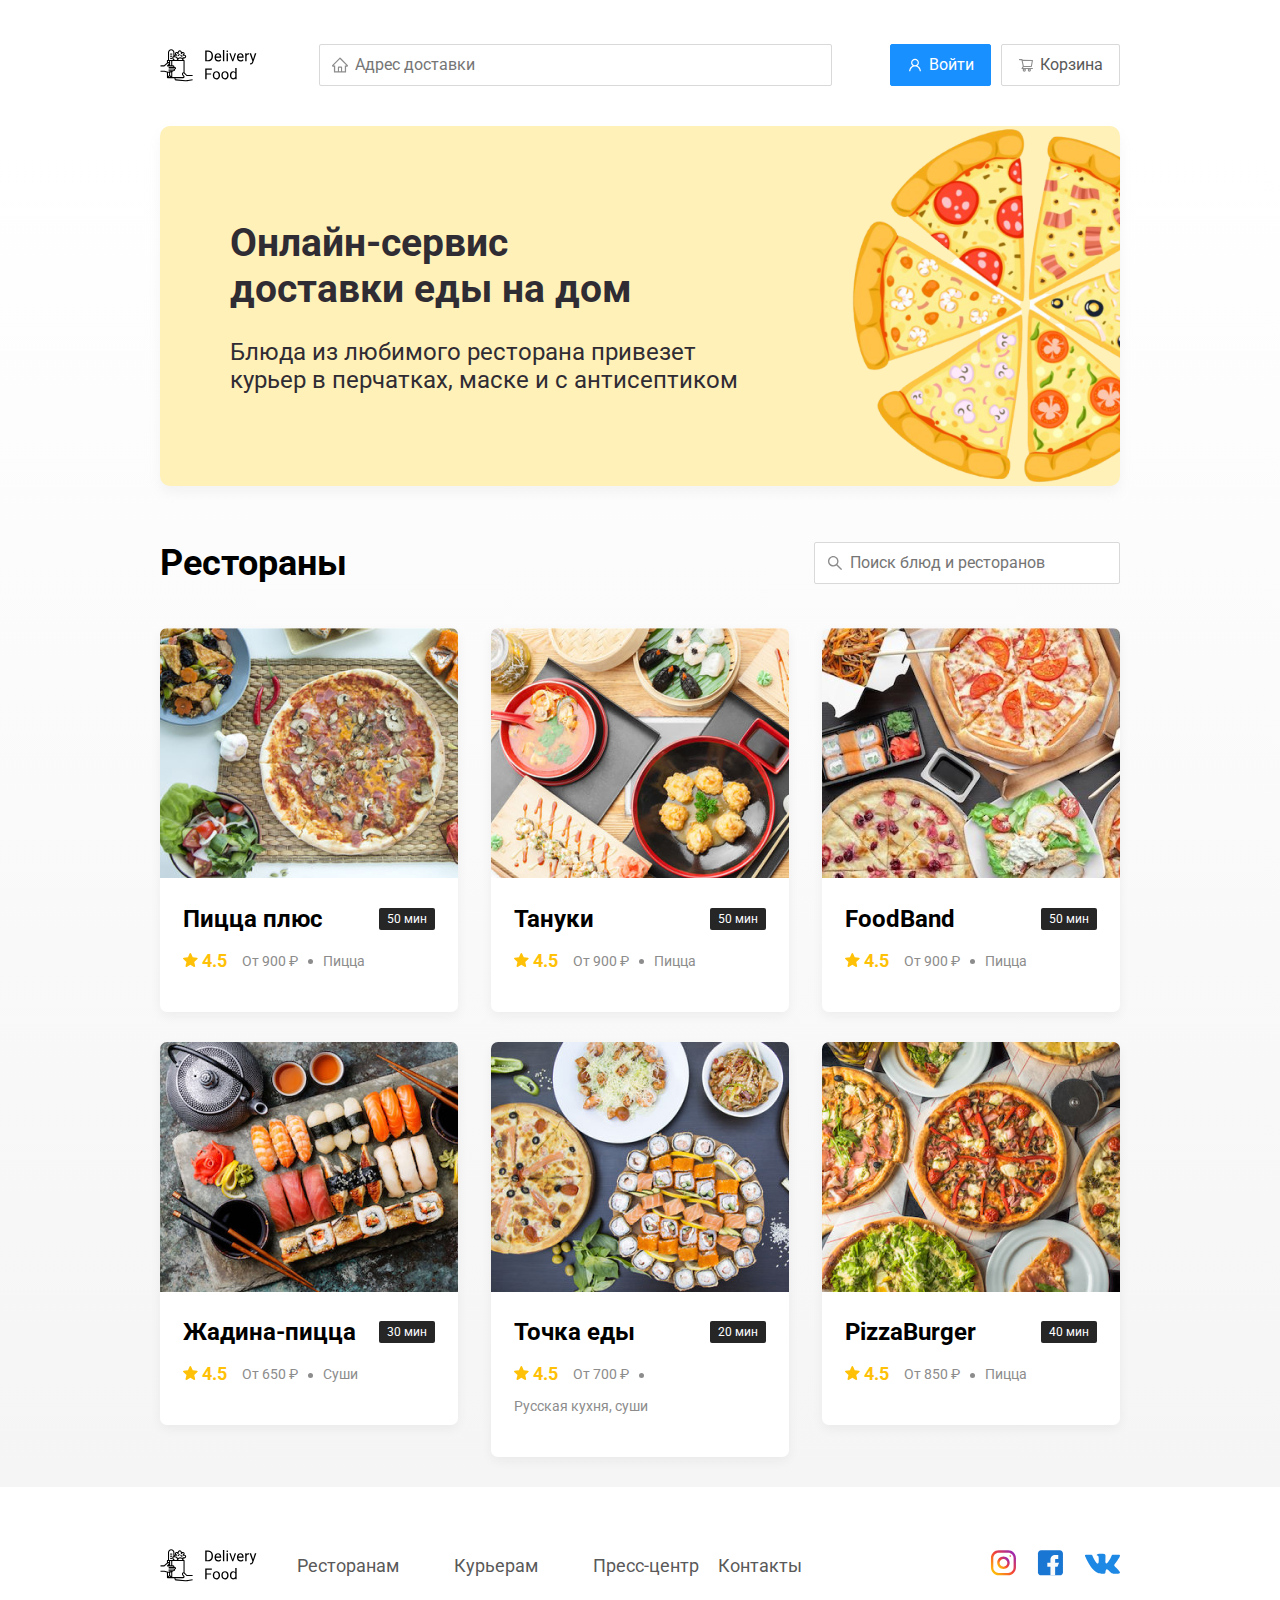
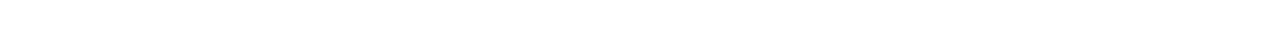
<file: index.html>
<!DOCTYPE html>
<html lang="en">
  <head>
    <meta charset="UTF-8">
    <meta name="viewport" content="width=device-width, initial-scale=1.0">
    <title>Delivery Food - доставка еды на дом</title>
    <link rel="stylesheet" href="css/normalize.css">
    <link rel="stylesheet" href="css/style.css">

    <link href="https://fonts.googleapis.com/css2?family=Roboto:wght@400;700&display=swap" rel="stylesheet">
  </head>
  <body>
    <div class="container">
      <header class="header"> 
        <img src="./img/logo.svg" alt="логотип" class="logo">
        <input type="text" placeholder="Адрес доставки" class="input input-address">
        <div class="buttons">
          <button class="button button-primary">
            <img src="./img/user.svg" alt="юзер" class="button-icon">
            <span class="button-text">Войти</span>
          </button>
          <button class="button">
            <img src="./img/shopping-cart.svg" alt="корзина" class="button-icon">
            <span class="button-text">Корзина</span>
          </button>
        </div>
      </header>
    </div>
    <!-- container -->
    <main class="main">
      <div class="container">
        <section class="promo-block">
          <h1 class="promo-title">
            Онлайн-сервис <br> 
            доставки еды на дом
          </h1>
          <p class="promo-text">
            Блюда из любимого ресторана привезет курьер в перчатках, маске и с антисептиком
          </p>
        </section>
        <section class="restaurants">
          <div class="section-heading">
            <h2 class="section-title">
              Рестораны
            </h2>
            <input type="text" class="input input-search" placeholder="Поиск блюд и ресторанов">
          </div>
          <div class="cards">
            <a href="restaurant.html" class="card">
              <img src="./img/image-pizza-plus.jpg" alt="картинка ресторана" class="card-image">
              <div class="card-text">
                <div class="card-heading">
                  <h3 class="card-title">Пицца плюс</h3>
                  <span class="card-tag tag">50 мин</span>
                </div>
                <div class="card-info">
                  <div class="rating">
                    <img src="./img/rating.svg" alt="рейтинг" class="rating-star">
                    4.5</div>
                  <div class="price">От 900 ₽</div>
                  <div class="category">Пицца</div>
                </div>
                <!-- card-info -->
              </div>
            </a>
            <!-- card -->
  
            <a href="restaurant.html" class="card">
              <img src="./img/image-tanuki.jpg" alt="картинка ресторана" class="card-image">
              <div class="card-text">
                <div class="card-heading">
                  <h3 class="card-title">Тануки</h3>
                  <span class="card-tag tag">50 мин</span>
                </div>
                <div class="card-info">
                  <div class="rating">
                    <img src="./img/rating.svg" alt="рейтинг" class="rating-star">
                    4.5</div>
                  <div class="price">От 900 ₽</div>
                  <div class="category">Пицца</div>
                </div>
                <!-- card-info -->
              </div>
            </a>
            <!-- card -->
            <a href="restaurant.html" class="card">
              <img src="./img/image-foodband.jpg" alt="картинка ресторана" class="card-image">
              <div class="card-text">
                <div class="card-heading">
                  <h3 class="card-title">FoodBand</h3>
                  <span class="card-tag tag">50 мин</span>
                </div>
                <div class="card-info">
                  <div class="rating">
                    <img src="./img/rating.svg" alt="рейтинг" class="rating-star">
                    4.5</div>
                  <div class="price">От 900 ₽</div>
                  <div class="category">Пицца</div>
                </div>
                <!-- card-info -->
              </div>
            </a>
            <!-- card -->
            <a href="restaurant.html" class="card">
              <img src="./img/image-jadina-pizza.jpg" alt="картинка ресторана" class="card-image">
              <div class="card-text">
                <div class="card-heading">
                  <h3 class="card-title">Жадина-пицца</h3>
                  <span class="card-tag tag">30 мин</span>
                </div>
                <div class="card-info">
                  <div class="rating">
                    <img src="./img/rating.svg" alt="рейтинг" class="rating-star">
                    4.5</div>
                  <div class="price">От 650 ₽</div>
                  <div class="category">Суши</div>
                </div>
                <!-- card-info -->
              </div>
            </a>
            <!-- card -->
            <a href="restaurant.html" class="card">
              <img src="./img/image-tochka-edi.jpg" alt="картинка ресторана" class="card-image">
              <div class="card-text">
                <div class="card-heading">
                  <h3 class="card-title">Точка еды</h3>
                  <span class="card-tag tag">20 мин</span>
                </div>
                <div class="card-info">
                  <div class="rating">
                    <img src="./img/rating.svg" alt="рейтинг" class="rating-star">
                    4.5</div>
                  <div class="price">От 700 ₽</div>
                  <div class="category">Русская кухня, суши</div>
                </div>
                <!-- card-info -->
              </div>
            </a>
            <!-- card -->
            <a href="restaurant.html" class="card">
              <img src="./img/image-pizzaburger.jpg" alt="картинка ресторана" class="card-image">
              <div class="card-text">
                <div class="card-heading">
                  <h3 class="card-title">PizzaBurger</h3>
                  <span class="card-tag tag">40 мин</span>
                </div>
                <div class="card-info">
                  <div class="rating">
                    <img src="./img/rating.svg" alt="рейтинг" class="rating-star">
                    4.5</div>
                  <div class="price">От 850 ₽</div>
                  <div class="category">Пицца</div>
                </div>
                <!-- card-info -->
              </div>
            </a>
            <!-- card -->
  
  
  
          </div>
          <!-- cards -->
        </section>
      </div>
    </main>

    <footer class="footer">
      <div class="container">
        <div class="footer-block">
          <img src="./img/logo.svg" alt="логотип" class="logo footer-logo">
          <nav class="footer-nav">
            <a href="#" class="footer-link">Ресторанам </a>
            <a href="#" class="footer-link">Курьерам</a>
            <a href="#" class="footer-link">Пресс-центр</a>
            <a href="#" class="footer-link">Контакты</a>
          </nav>
          <div class="social-links">
            <a href="#" class="social-link"><img src="img/instagram.svg" alt="instagram"></a>
            <a href="#" class="social-link"><img src="img/mordokniga.svg" alt="facebook"></a>
            <a href="#" class="social-link"><img src="img/vk.svg" alt="vkontakte"></a>
          </div>
        </div>
      </div>
    </footer>
  </body>
</html>
</file>
<file: css/style.css>
* {
  box-sizing: border-box;
}

body {
  padding-top: 44px;
  font-family: "Roboto", sans-serif;
}

.container {
  max-width: 1200px;
  margin: auto;
}

.header {
  display: flex;
  align-items: center;
  justify-content: space-between;
  margin-bottom: 40px;
}

.input {
  background: #FFFFFF;
  border: 1px solid #D9D9D9;
  border-radius: 2px;
  font-size: 16px;
  line-height: 24px;
  padding: 8px;
  padding-left: 35px;
  background-repeat: no-repeat;
  background-position: left 11px center;
}

.input-address {
  flex: 0.8;
  background-image: url(../img/home.svg);
}

.buttons {
  display: flex;
  align-content: center;
}

.button {
  display: flex;
  align-content: center;
  padding: 8px 16px;
  background: #FFFFFF;
  border: 1px solid #D9D9D9;
  box-shadow: 0px 0px 2px rgba(0, 0, 0, 0.0015);
  border-radius: 2px;
  color: #595959;
  font-size: 16px;
  line-height: 24px;
}

.button-primary {
  background: #1890FF;
  border: 1px solid #1890FF;
  color: white;
  margin-right: 10px;
  display: flex;
  align-items: center;  
}

.button-icon {
  margin-right: 6px;
  /* vertical-align: middle; */
}

.button-text {
  /* vertical-align: middle; */
}

.button-card-text {
  margin-right: 10px;
}

.promo-block {
  box-shadow: 0px 7px 12px rgba(158, 158, 163, 0.1);
  background: #FFF1B8 url(../img/promo-image.png) no-repeat top -5px right 50px;
  border-radius: 10px;
  padding: 68px 70px;
  margin-bottom: 56px;

}

.promo-title {
  font-style: normal;
  font-weight: bold;
  font-size: 39px;
  line-height: 46px;
  color: #302C34;
}

.promo-text{
  max-width: 538px;
  font-family: Roboto;
  font-style: normal;
  font-weight: normal;
  font-size: 24px;
  line-height: 28px;
  color: #302C34;
}

.main {
  background: linear-gradient(180deg, rgba(245, 245, 245, 0) 1.04%, #F5F5F5 100%);
}

.section-heading {
  display: flex;
  align-items: center;
  margin-bottom: 44px;
}

.section-title {
  font-weight: bold;
  font-size: 36px;
  line-height: 42px;
  color: #000000;
  margin: 0;
  margin-right: 30px;
}

.input-search {
  width: 306px;
  background-image: url(../img/search.svg);
  margin-left: auto;
}

.cards {
  display: flex;
  flex-wrap: wrap;
  align-items: flex-start;
  justify-content: space-between;
}

.card {
  background: #FFFFFF;
  box-shadow: 0px 4px 12px rgba(0, 0, 0, 0.05);
  border-radius: 7px;
  overflow: hidden;
  margin-bottom: 30px;
  flex-basis: 31%;
  text-decoration: none;
}

.card-image {
  width: 384px;
  height: 250px;
  object-fit: cover;
}

.card-text {
  padding-top: 20px;
  padding-bottom: 35px;
  padding-left: 23px;
  padding-right: 23px;
}

.card-heading {
  display: flex;
  align-items: center;
  justify-content: space-between;
  margin-bottom: 10px;
}

.card-title {
  margin: 0;
  font-style: normal;
  font-weight: bold;
  font-size: 24px;
  line-height: 32px;
  color: #000000;
}

.card-title-reg {
  font-weight: 400;
}

.card-tag {
  background: #262626;
  border-radius: 2px;
  font-style: normal;
  font-weight: normal;
  font-size: 12px;
  line-height: 20px;
  color: #FFFFFF;
  padding: 1px 8px;
}

.card-info {
  display: flex;
  align-items: center;
  flex-wrap: wrap;
}

.card-buttons {
  display: flex;
  align-items: center;
}

.card-price-bold {
  font-style: normal;
  font-weight: bold;
  font-size: 20px;
  line-height: 32px;
  margin-left: 30px;
}

.rating {
  margin-right: 26px;
  font-style: normal;
  font-weight: bold;
  font-size: 18px;
  line-height: 32px;
  color: #FFC107;
}

.price,
.category {
  font-style: normal;
  font-weight: normal;
  font-size: 18px;
  line-height: 32px;
  color: #8C8C8C;
}

.price {
  margin-right: 10px;
}

.ingredients {
  font-weight: normal;
  font-size: 18px;
  line-height: 21px;
  color: #8C8C8C;
  margin-bottom: 25px;
}

.category {
  text-overflow: ellipsis;
  overflow: hidden;
  white-space: nowrap;
  max-width: 150px;
}

.price:after {
  content: "";
  width: 5px;
  height: 5px;
  background-color: #8C8C8C;
  display: inline-block;
  border-radius: 50%;
  vertical-align: middle;
  margin-left: 10px;
}

.footer {
  padding: 60px 0;

}

.footer-block {
  display: flex;
  align-items: center;
  justify-content: space-between;
}

.footer-nav {
  margin-right: auto;
}

.footer-link {
  display: inline-block;
  text-decoration:none;
  font-style: normal;
  font-weight: normal;
  font-size: 18px;
  line-height: 21px;
  color: #595959;
}

.footer-link:not(:last-child) {
  margin-right: 15px;
  margin-left: 36px;
}

.social-links {
  display: flex;
  align-items: center;
}

.social-link:not(:last-child) {
  margin-right: 21px;
}

.modal {
  position: fixed;
  left: 0;
  top: 0;
  width: 100%;
  height: 100%;
  background: rgba(0, 0, 0, 0.4);
  display: none;
}
.modal-is-open {
  display: flex;
}
.modal-dialog {
  max-width: 780px;
  width: 95%;
  background: #FFFFFF;
  border-radius: 5px;
  margin: auto;
  padding: 40px 45px;
}
.modal-header {
  display: flex;
  align-items: center;
  justify-content: space-between;
  margin-bottom: 45px;
}
.modal-title {
  margin: 0;
  font-style: normal;
  font-weight: bold;
  font-size: 36px;
  line-height: 42px;
  color: #000000;
}
.close {
  font-size: 36px;
  border: none;
  background-color: transparent;
}
.modal-body {
  margin-bottom: 52px;
}
.food-row {
  display: flex;
  align-items: flex-start;
  justify-content: space-between;
  padding-bottom: 8px;
  border-bottom: 1px solid #D9D9D9;
  margin-bottom: 15px;
}
.food-name {
  font-style: normal;
  font-weight: normal;
  font-size: 18px;
  line-height: 32px;
}
.food-price {
  margin-left: auto;
  margin-right: 47px;
  font-style: normal;
  font-weight: bold;
  font-size: 20px;
  line-height: 32px;
}
.food-counter {
  display: flex;
  align-items: center;
}
.counter-button {
  display: flex;
  align-items: center;
  justify-content: center;
  width: 39px;
  height: 32px;
  background: #FFFFFF;
  border: 1px solid #40A9FF;
  border-radius: 2px;
  font-style: normal;
  font-weight: normal;
  font-size: 14px;
  line-height: 22px;
  color: #40A9FF;
}
.counter {
  font-style: normal;
  font-weight: normal;
  font-size: 16px;
  line-height: 24px;
  margin-left: 10px;
  margin-right: 10px;
}
.modal-footer {
  display: flex;
  align-items: center;
  justify-content: space-between;
}
.modal-pricetag {
  padding: 15px 20px;
  color: #FAFAFA;
  font-weight: bold;
  font-size: 20px;
  line-height: 23px;
  background: #262626;
  border-radius: 5px;
}
.footer-buttons {
  display: flex;
  align-items: center;
}

@media (max-width: 1365px) {
  .container {
    max-width: 960px;
  }

  .promo-block {
    /* background: #FFF1B8 url(../img/promo-image.png) no-repeat top -5px right 50px; */
    background-position: top -7px right -99px;
    background-size: 389px;
  }

  .rating {
    margin-right: 15px;
  }
  .category, .price {
    font-size: 14px;
  }
}

@media (max-width: 992px) {
  .container {
    max-width: 750px;
  }

  .promo-block {
    padding: 50px;
    background-size: 300px;
    background-position: center right -64px;
  }

  .promo-text {
    font-size: 18px;
    max-width: 400px;
  }

  .card {
    flex-basis: 49%;
  }

  .footer-link {
    font-size: 16px;
  }
}

@media (max-width: 768px) {
  .container {
    max-width: 560px;
  }
  .promo-title {
    font-size: 24px;
    line-height: 1.4;
  }
  .promo-block {
    /* background-position: 0 0; */
    background-size: 200px;
    padding: 30px;
  }
  .card-title {
    font-size: 18px;
  }
  .card-info {
    flex-wrap: wrap;

  }
  .card .rating {
    flex-basis: 100%;
  }
  .footer-link {
    margin-right: 15px;
    margin-left: 36px;
  }
}

@media (max-width: 578px) {
  .container {
    max-width: 90%;
  }
  .header {
    flex-wrap: wrap;
  }
  .input-address {
    margin-top: 15px;
    order: 5;
    flex: 1;
  }
  .promo-block {
    background-image: none;
  }
  .promo-title {
    margin-bottom: 10px;
  }
  .section-title {
    font-size: 20px;
  }
  .card {
    flex-basis: 100%;
  }
  .card-image {
    width: 100%;
  }
  .footer  {
    padding: 30px 0;
  }
  .footer-block {
    align-items: flex-start;
  }
  .footer-nav {
    order: 0;
    margin-left: 0;
  }
  .footer-logo {
    order: 1;
  }
  .footer-link:not(:last-child) {
    margin-left: 0;
  }
  .footer-link {
    margin-left: 0;
  }
  .social-links {
    order: 2;
  }
}

@media (max-width: 480px) {
  .button-text {
    display: none;
  }
  .promo-title {
    padding: 20px;
  }
  .section-heading {
    flex-wrap:wrap;
  }
  .footer-block {
    flex-wrap: wrap;
    flex-direction: column;
    align-items: center;
  }
  .footer-logo {
    order: 0;
    margin-bottom: 10px;
  }
  .footer-nav {
    display: flex;
    flex-direction: column;
    margin-right: 0;
    margin-bottom: 20px;
    align-items: center;
  }
}
</file>
